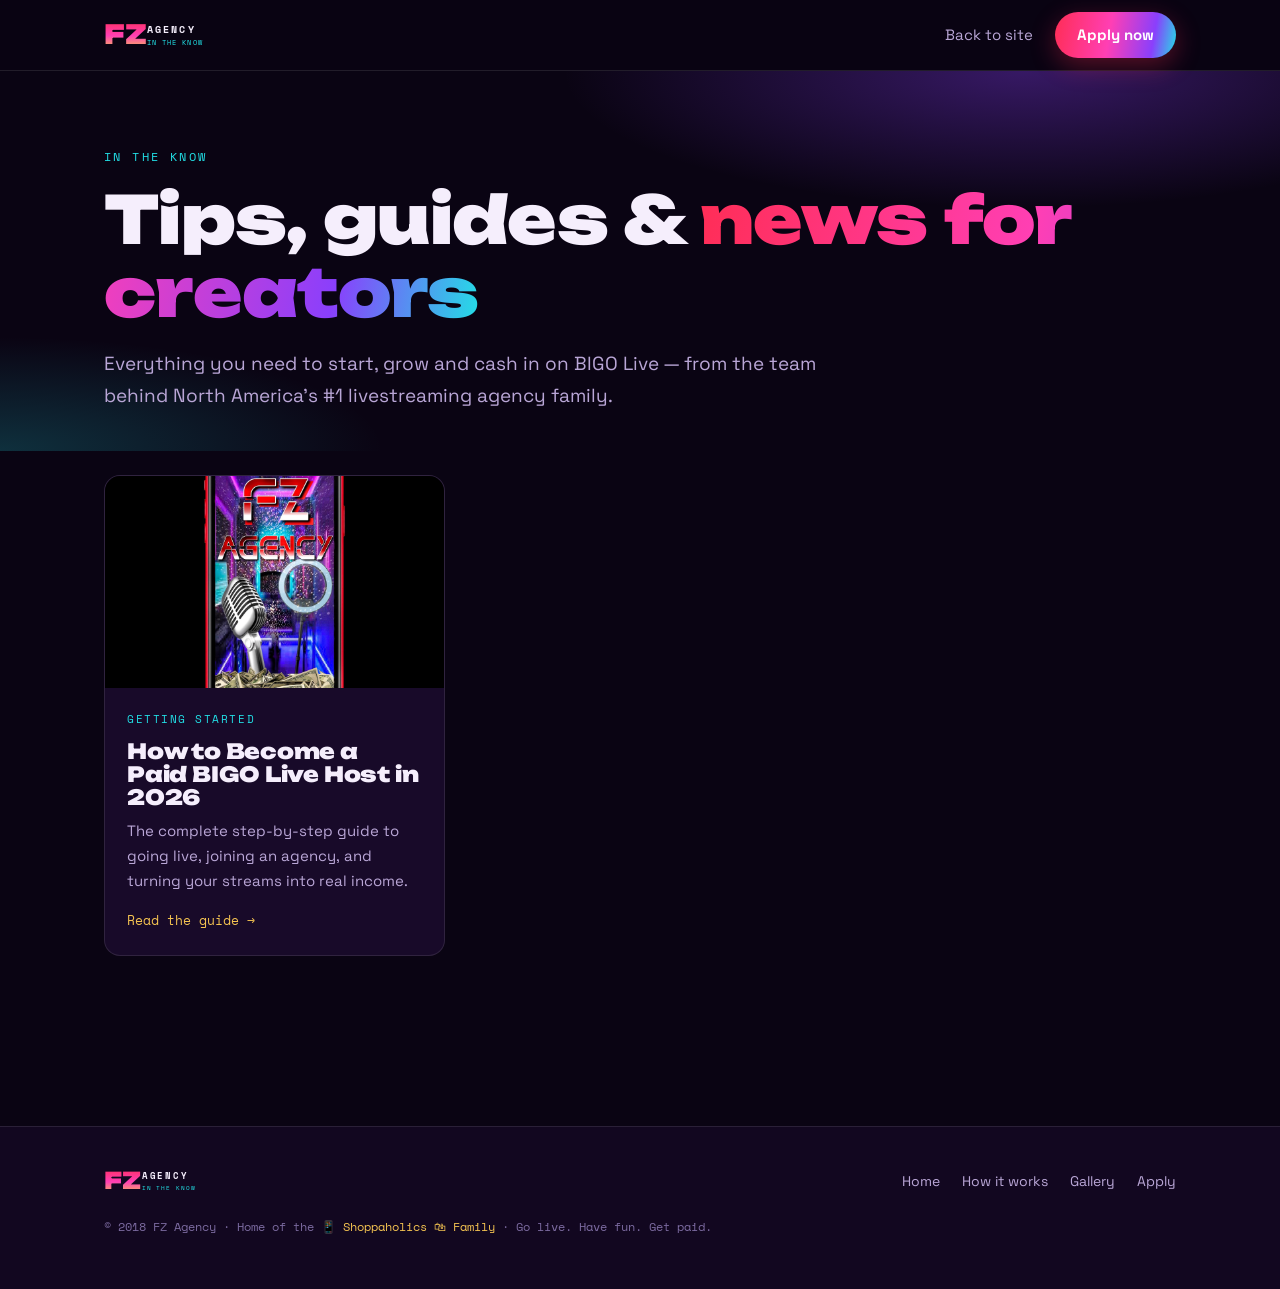
<file: in-the-know/index.html>
<!DOCTYPE html>
<html lang="en">
<head>
<meta charset="UTF-8">
<meta name="viewport" content="width=device-width, initial-scale=1.0">
<title>In The Know — FZ Agency | BIGO Live Broadcasting Tips &amp; Agency News</title>
<meta name="description" content="In The Know is FZ Agency's hub for BIGO Live broadcasters — how to get started, grow your streams, and earn more with North America's #1 livestreaming agency family.">
<link rel="canonical" href="https://fashzip.com/in-the-know/">
<meta property="og:title" content="In The Know — FZ Agency">
<meta property="og:description" content="Tips, guides and news for BIGO Live broadcasters from FZ Agency, North America's #1 livestreaming agency family.">
<meta property="og:type" content="website">
<meta property="og:url" content="https://fashzip.com/in-the-know/">
<meta property="og:image" content="https://fashzip.com/assets/img/hero-phone.jpg">
<link rel="preconnect" href="https://fonts.googleapis.com">
<link rel="preconnect" href="https://fonts.gstatic.com" crossorigin>
<link href="https://fonts.googleapis.com/css2?family=Unbounded:wght@700;900&family=Space+Grotesk:wght@400;500;700&family=Space+Mono:wght@400;700&display=swap" rel="stylesheet">
<link rel="stylesheet" href="../assets/css/blog.css">
</head>
<body>

<header class="site-head">
  <div class="wrap inner">
    <a href="../" class="brand" aria-label="FZ Agency home">
      <svg viewBox="0 0 210 46" role="img" aria-label="FZ Agency">
        <defs><linearGradient id="lg" x1="0" y1="0" x2="0" y2="1"><stop offset="0" stop-color="#ff2d55"/><stop offset=".55" stop-color="#ff3fb4"/><stop offset="1" stop-color="#f5c451"/></linearGradient></defs>
        <text x="0" y="36" font-family="Unbounded,sans-serif" font-weight="900" font-size="38" fill="url(#lg)">FZ</text>
        <text x="62" y="20" font-family="Space Mono,monospace" font-weight="700" font-size="15" letter-spacing="3" fill="#f5eefc">AGENCY</text>
        <text x="62" y="38" font-family="Space Mono,monospace" font-size="10.5" letter-spacing="1.5" fill="#22e0e6">IN THE KNOW</text>
      </svg>
    </a>
    <div class="head-actions">
      <a class="link" href="../">Back to site</a>
      <a class="btn" href="../index.html#apply">Apply now</a>
    </div>
  </div>
</header>

<section class="hub-hero">
  <div class="wrap">
    <span class="eyebrow">In The Know</span>
    <h1>Tips, guides &amp; <span class="grad-text">news for creators</span></h1>
    <p>Everything you need to start, grow and cash in on BIGO Live — from the team behind North America's #1 livestreaming agency family.</p>
  </div>
</section>

<main class="wrap">
  <!-- ============ ARTICLE CARDS ============ -->
  <!-- TO ADD A NEW ARTICLE: copy one <a class="card"> block below, point href to your new
       article file, and update the tag, title, blurb and read-time. -->
  <div class="cards">

    <a class="card" href="how-to-become-a-bigo-live-host.html">
      <div class="thumb"><img src="../assets/img/hero-phone.jpg" alt="Become a paid BIGO Live host"></div>
      <div class="body">
        <span class="tag">Getting started</span>
        <h2>How to Become a Paid BIGO Live Host in 2026</h2>
        <p>The complete step-by-step guide to going live, joining an agency, and turning your streams into real income.</p>
        <span class="read">Read the guide →</span>
      </div>
    </a>

    <!-- Example placeholder card — duplicate this block for each new AutoSEO article:
    <a class="card" href="your-new-article.html">
      <div class="thumb noimg"><span>FZ</span></div>
      <div class="body">
        <span class="tag">Category</span>
        <h2>Your Article Headline Here</h2>
        <p>A one- or two-sentence summary that makes people want to click.</p>
        <span class="read">Read more →</span>
      </div>
    </a>
    -->

  </div>
</main>

<footer class="site-foot">
  <div class="wrap inner">
    <a href="../" class="brand" aria-label="FZ Agency home">
      <svg viewBox="0 0 210 46" role="img" aria-label="FZ Agency" style="height:28px">
        <defs><linearGradient id="lg2" x1="0" y1="0" x2="0" y2="1"><stop offset="0" stop-color="#ff2d55"/><stop offset=".55" stop-color="#ff3fb4"/><stop offset="1" stop-color="#f5c451"/></linearGradient></defs>
        <text x="0" y="36" font-family="Unbounded,sans-serif" font-weight="900" font-size="38" fill="url(#lg2)">FZ</text>
        <text x="62" y="20" font-family="Space Mono,monospace" font-weight="700" font-size="15" letter-spacing="3" fill="#f5eefc">AGENCY</text>
        <text x="62" y="38" font-family="Space Mono,monospace" font-size="10.5" letter-spacing="1.5" fill="#22e0e6">IN THE KNOW</text>
      </svg>
    </a>
    <nav class="links">
      <a href="../">Home</a>
      <a href="../index.html#how">How it works</a>
      <a href="../index.html#gallery">Gallery</a>
      <a href="../index.html#apply">Apply</a>
    </nav>
  </div>
  <div class="wrap">
    <p class="copy">© 2018 FZ Agency · Home of the <span class="fam">📱 Shoppaholics 🛍 Family</span> · Go live. Have fun. Get paid.</p>
  </div>
</footer>

</body>
</html>
</file>
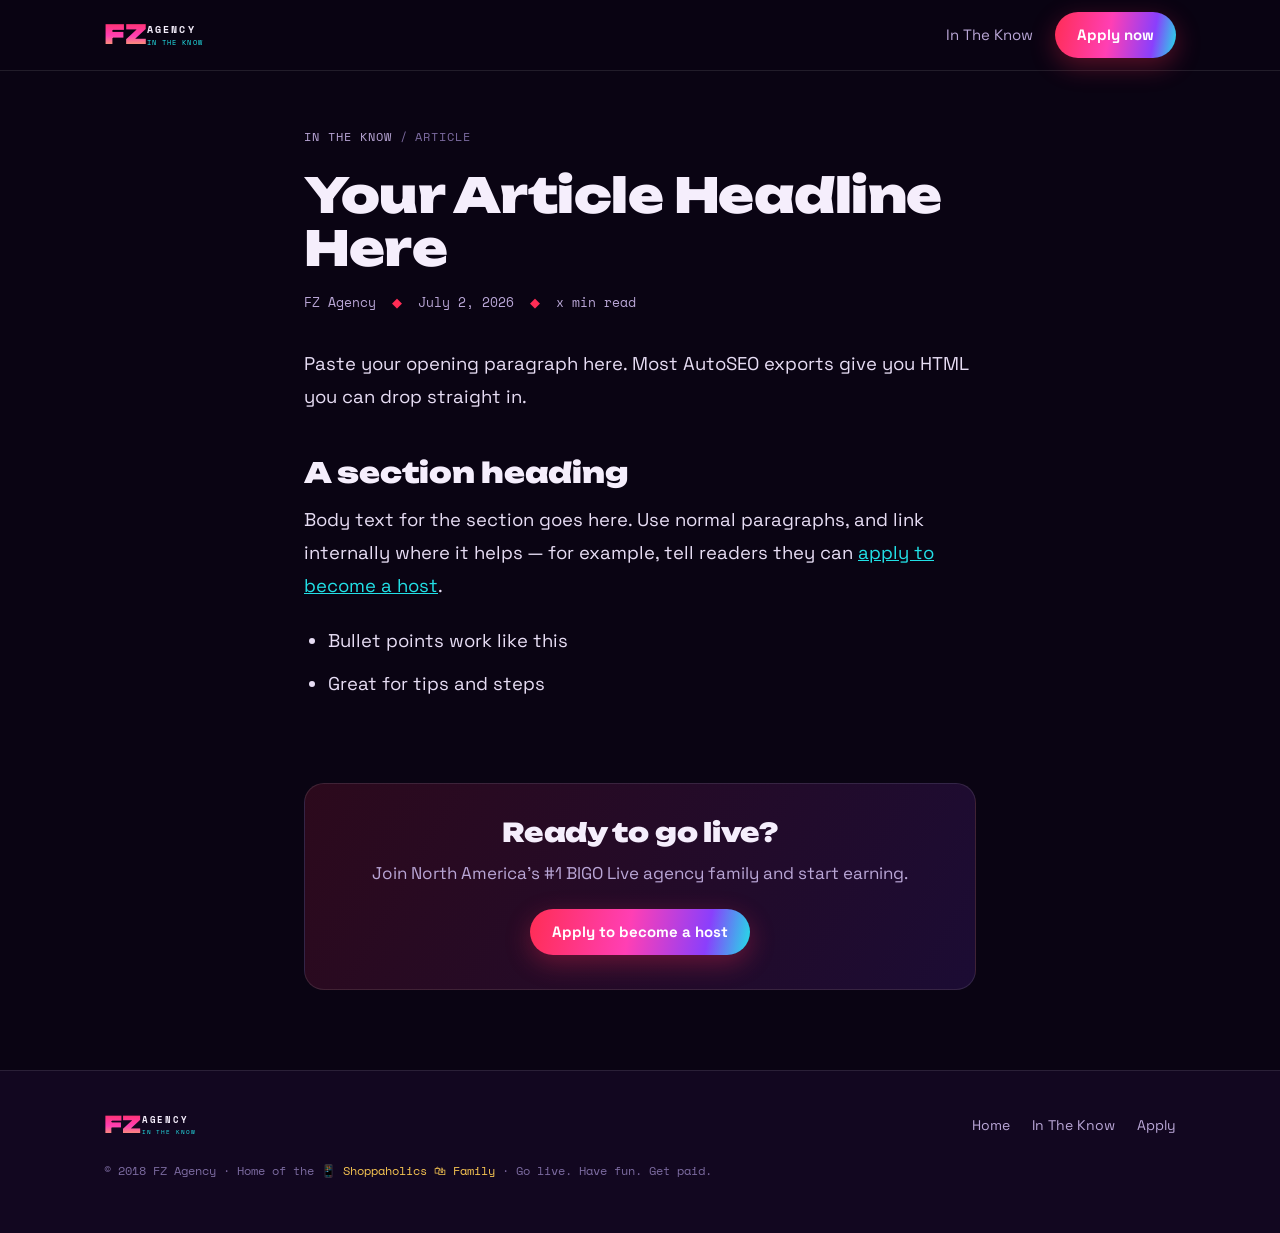
<file: in-the-know/article-template.html>
<!DOCTYPE html>
<html lang="en">
<head>
<meta charset="UTF-8">
<meta name="viewport" content="width=device-width, initial-scale=1.0">

<!-- ========================================================= -->
<!-- 1) EDIT THESE FOR EACH ARTICLE (this is what Google shows) -->
<!-- ========================================================= -->
<title>YOUR ARTICLE HEADLINE — FZ Agency</title>
<meta name="description" content="A 150-character summary of this article. Make it enticing and include your main keyword.">
<link rel="canonical" href="https://fashzip.com/in-the-know/YOUR-FILE-NAME.html">
<meta property="og:title" content="YOUR ARTICLE HEADLINE">
<meta property="og:description" content="Same summary as the description above.">
<meta property="og:type" content="article">
<meta property="og:url" content="https://fashzip.com/in-the-know/YOUR-FILE-NAME.html">
<meta property="og:image" content="https://fashzip.com/assets/img/hero-phone.jpg">
<meta name="twitter:card" content="summary_large_image">

<!-- Article schema for Google (edit headline + dates) -->
<script type="application/ld+json">
{
  "@context":"https://schema.org",
  "@type":"Article",
  "headline":"YOUR ARTICLE HEADLINE",
  "image":"https://fashzip.com/assets/img/hero-phone.jpg",
  "author":{"@type":"Organization","name":"FZ Agency"},
  "publisher":{"@type":"Organization","name":"FZ Agency"},
  "datePublished":"2026-07-02",
  "dateModified":"2026-07-02",
  "mainEntityOfPage":"https://fashzip.com/in-the-know/YOUR-FILE-NAME.html"
}
</script>
<!-- ========================================================= -->

<link rel="preconnect" href="https://fonts.googleapis.com">
<link rel="preconnect" href="https://fonts.gstatic.com" crossorigin>
<link href="https://fonts.googleapis.com/css2?family=Unbounded:wght@700;900&family=Space+Grotesk:wght@400;500;700&family=Space+Mono:wght@400;700&display=swap" rel="stylesheet">
<link rel="stylesheet" href="../assets/css/blog.css">
</head>
<body>

<header class="site-head">
  <div class="wrap inner">
    <a href="../" class="brand" aria-label="FZ Agency home">
      <svg viewBox="0 0 210 46" role="img" aria-label="FZ Agency">
        <defs><linearGradient id="lg" x1="0" y1="0" x2="0" y2="1"><stop offset="0" stop-color="#ff2d55"/><stop offset=".55" stop-color="#ff3fb4"/><stop offset="1" stop-color="#f5c451"/></linearGradient></defs>
        <text x="0" y="36" font-family="Unbounded,sans-serif" font-weight="900" font-size="38" fill="url(#lg)">FZ</text>
        <text x="62" y="20" font-family="Space Mono,monospace" font-weight="700" font-size="15" letter-spacing="3" fill="#f5eefc">AGENCY</text>
        <text x="62" y="38" font-family="Space Mono,monospace" font-size="10.5" letter-spacing="1.5" fill="#22e0e6">IN THE KNOW</text>
      </svg>
    </a>
    <div class="head-actions">
      <a class="link" href="index.html">In The Know</a>
      <a class="btn" href="../index.html#apply">Apply now</a>
    </div>
  </div>
</header>

<article class="article-wrap">
  <div class="crumb"><a href="index.html">In The Know</a> / Article</div>
  <div class="article-head">

    <!-- 2) EDIT THE HEADLINE AND DATE -->
    <h1>Your Article Headline Here</h1>
    <div class="article-meta">
      <span>FZ Agency</span><span class="dot">◆</span>
      <span>July 2, 2026</span><span class="dot">◆</span>
      <span>x min read</span>
    </div>
  </div>

  <!-- ========================================================= -->
  <!-- 3) PASTE YOUR AUTOSEO ARTICLE BODY BETWEEN THESE LINES.    -->
  <!--    Keep it as HTML: <h2> for section headings, <p> for     -->
  <!--    paragraphs, <ul><li> for lists. Delete this sample.     -->
  <!-- ========================================================= -->
  <div class="article-body">

    <p>Paste your opening paragraph here. Most AutoSEO exports give you HTML you can drop straight in.</p>

    <h2>A section heading</h2>
    <p>Body text for the section goes here. Use normal paragraphs, and link internally where it helps — for example, tell readers they can <a href="../index.html#apply">apply to become a host</a>.</p>

    <ul>
      <li>Bullet points work like this</li>
      <li>Great for tips and steps</li>
    </ul>

  </div>
  <!-- =============== END OF ARTICLE BODY ====================== -->
</article>

<!-- Call to action (leave this on every article to turn readers into applicants) -->
<div class="cta-box">
  <div class="cta-inner">
    <h3>Ready to go live?</h3>
    <p>Join North America's #1 BIGO Live agency family and start earning.</p>
    <a class="btn" href="../index.html#apply">Apply to become a host</a>
  </div>
</div>

<footer class="site-foot">
  <div class="wrap inner">
    <a href="../" class="brand" aria-label="FZ Agency home">
      <svg viewBox="0 0 210 46" role="img" aria-label="FZ Agency" style="height:28px">
        <defs><linearGradient id="lg2" x1="0" y1="0" x2="0" y2="1"><stop offset="0" stop-color="#ff2d55"/><stop offset=".55" stop-color="#ff3fb4"/><stop offset="1" stop-color="#f5c451"/></linearGradient></defs>
        <text x="0" y="36" font-family="Unbounded,sans-serif" font-weight="900" font-size="38" fill="url(#lg2)">FZ</text>
        <text x="62" y="20" font-family="Space Mono,monospace" font-weight="700" font-size="15" letter-spacing="3" fill="#f5eefc">AGENCY</text>
        <text x="62" y="38" font-family="Space Mono,monospace" font-size="10.5" letter-spacing="1.5" fill="#22e0e6">IN THE KNOW</text>
      </svg>
    </a>
    <nav class="links">
      <a href="../">Home</a>
      <a href="index.html">In The Know</a>
      <a href="../index.html#apply">Apply</a>
    </nav>
  </div>
  <div class="wrap">
    <p class="copy">© 2018 FZ Agency · Home of the <span class="fam">📱 Shoppaholics 🛍 Family</span> · Go live. Have fun. Get paid.</p>
  </div>
</footer>

</body>
</html>
</file>
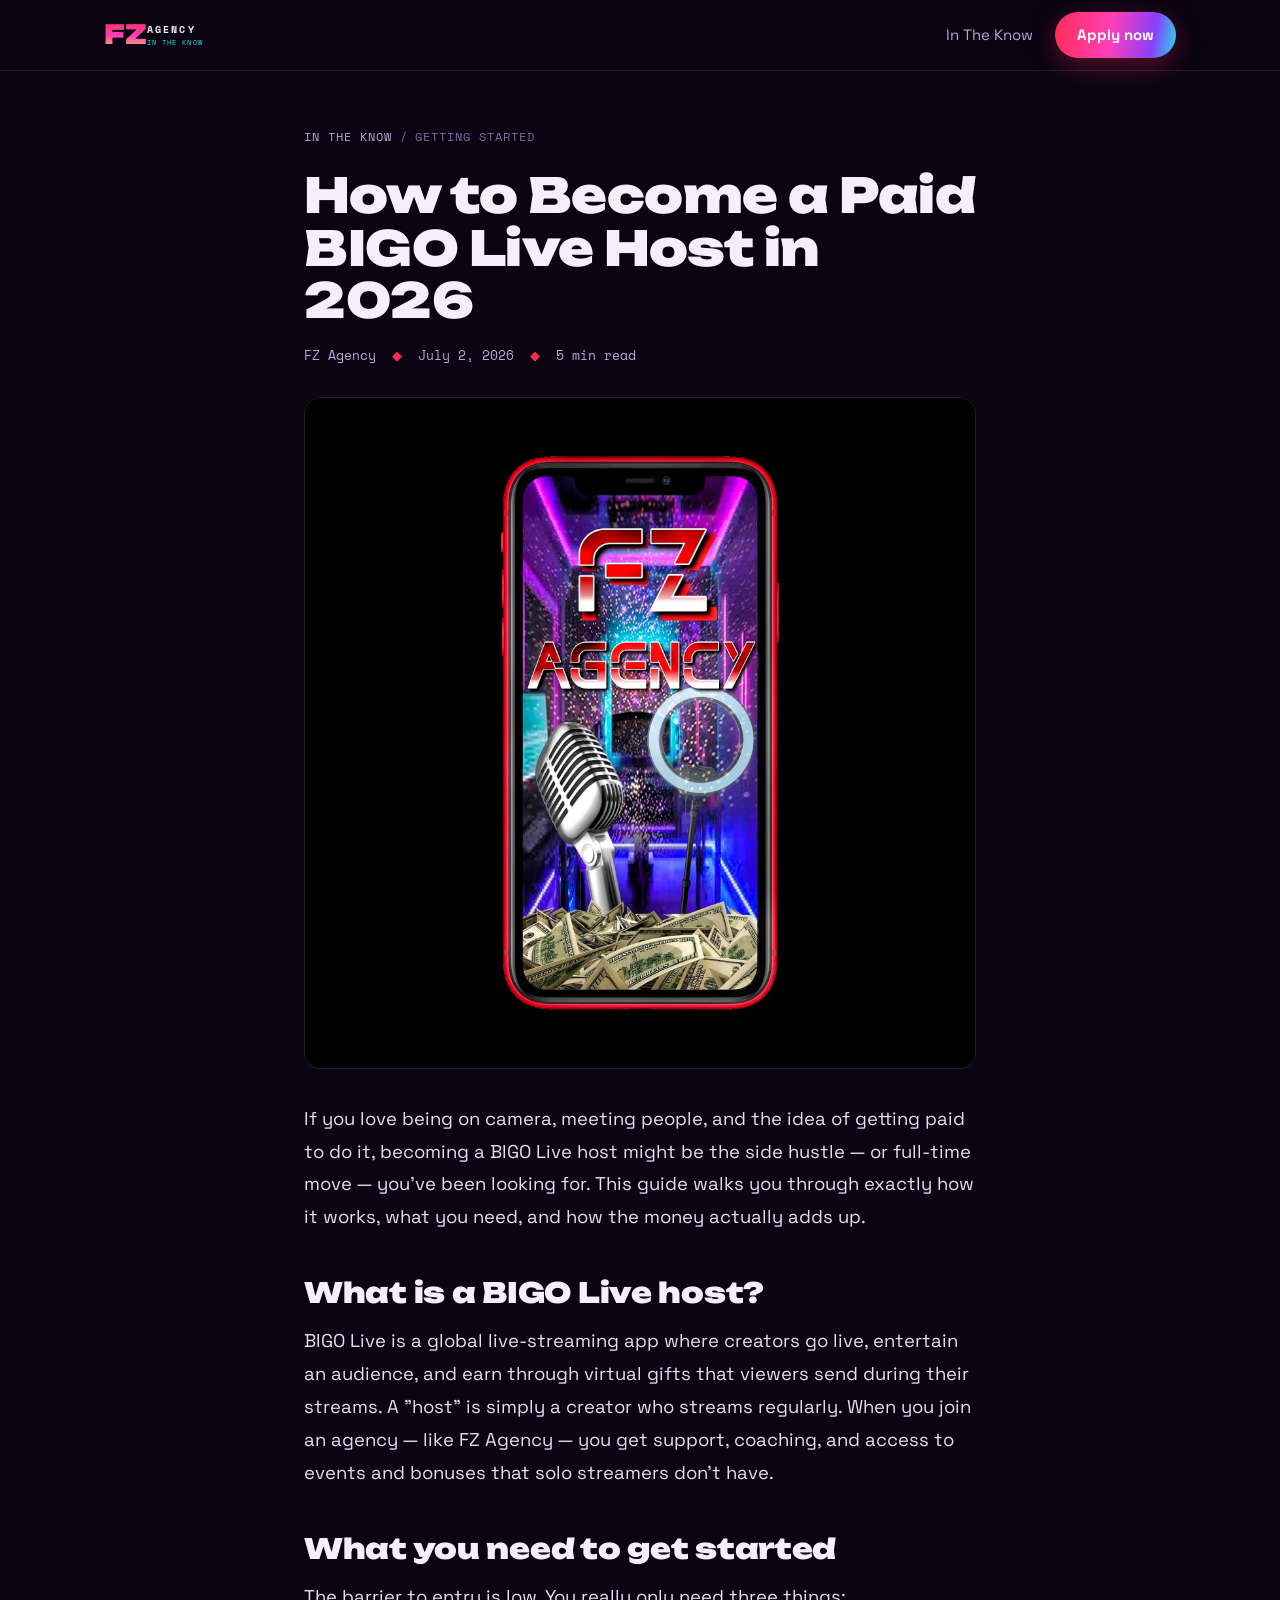
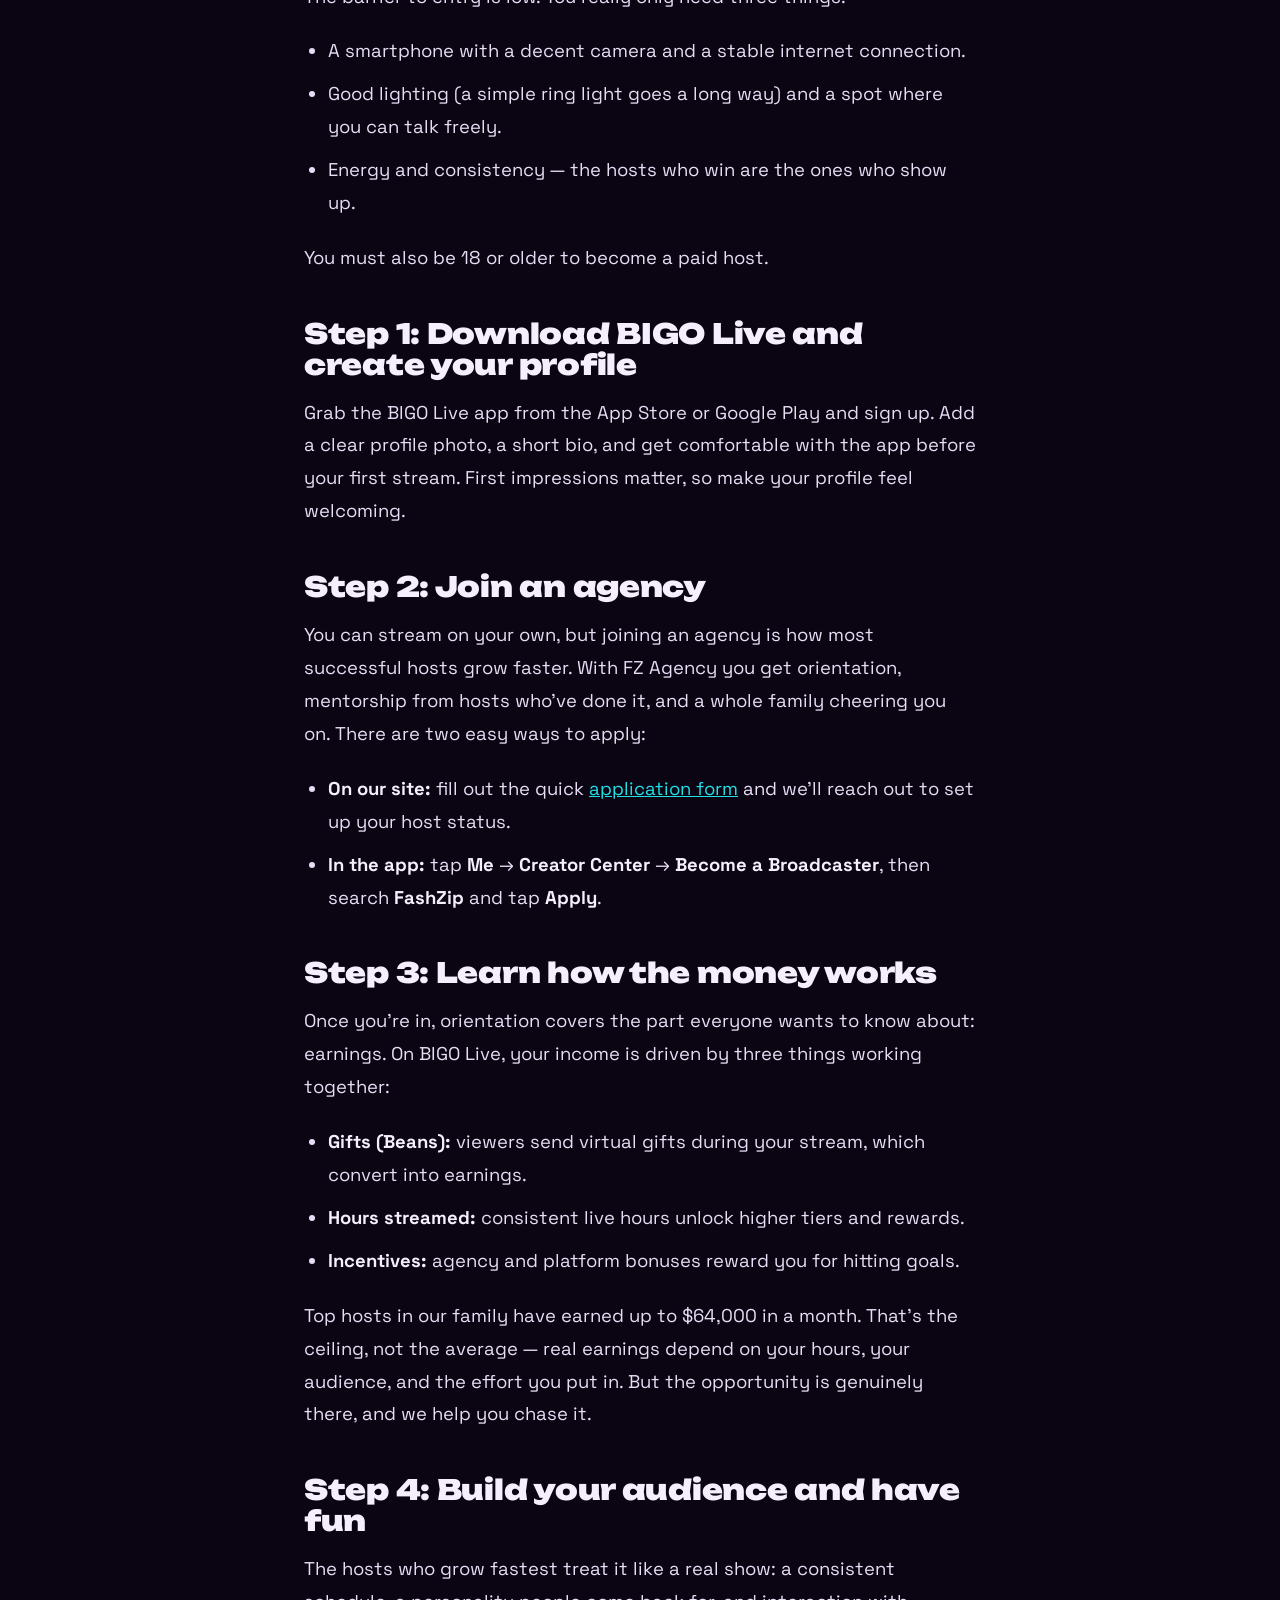
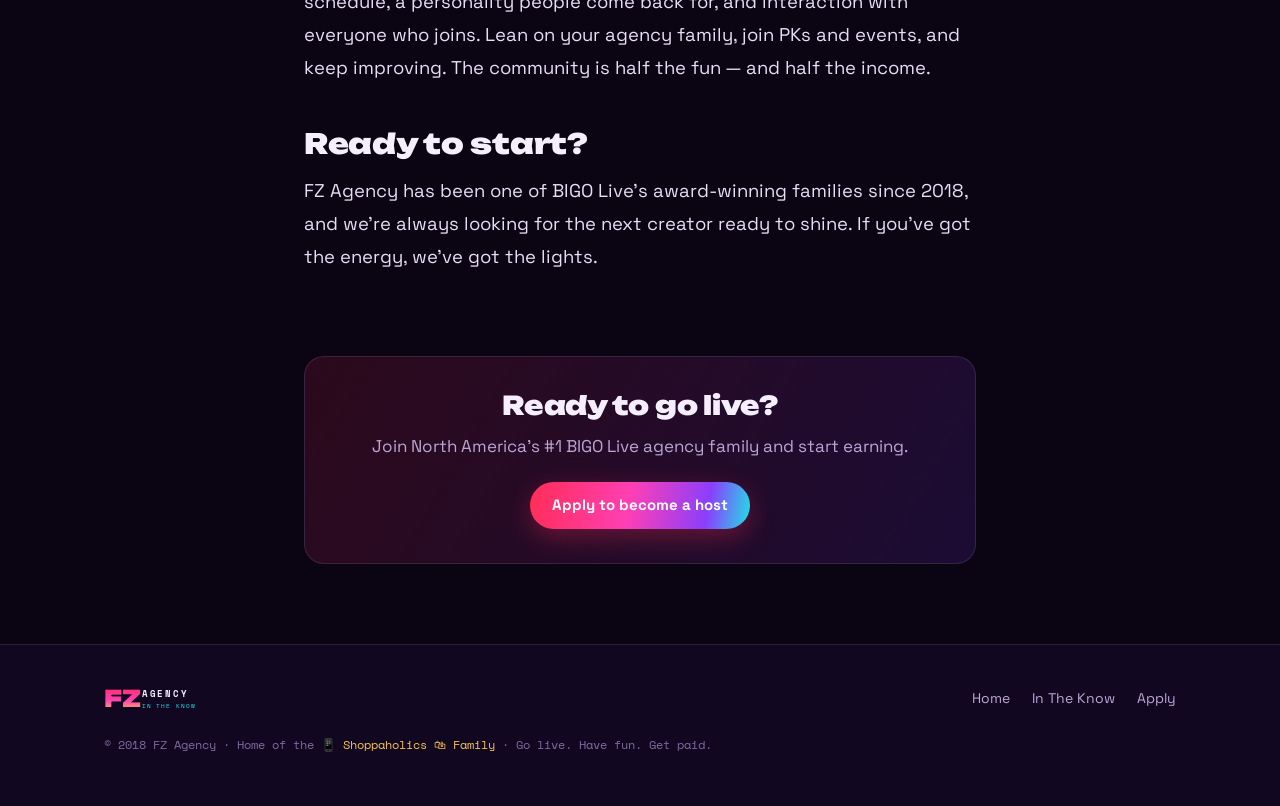
<file: in-the-know/how-to-become-a-bigo-live-host.html>
<!DOCTYPE html>
<html lang="en">
<head>
<meta charset="UTF-8">
<meta name="viewport" content="width=device-width, initial-scale=1.0">
<title>How to Become a Paid BIGO Live Host in 2026 — FZ Agency</title>
<meta name="description" content="A step-by-step guide to becoming a paid BIGO Live host: download the app, set up your profile, join an agency, and start earning from gifts, hours and incentives.">
<link rel="canonical" href="https://fashzip.com/in-the-know/how-to-become-a-bigo-live-host.html">
<meta property="og:title" content="How to Become a Paid BIGO Live Host in 2026">
<meta property="og:description" content="Everything you need to start streaming and earning on BIGO Live with FZ Agency.">
<meta property="og:type" content="article">
<meta property="og:url" content="https://fashzip.com/in-the-know/how-to-become-a-bigo-live-host.html">
<meta property="og:image" content="https://fashzip.com/assets/img/hero-phone.jpg">
<meta name="twitter:card" content="summary_large_image">
<script type="application/ld+json">
{
  "@context":"https://schema.org",
  "@type":"Article",
  "headline":"How to Become a Paid BIGO Live Host in 2026",
  "image":"https://fashzip.com/assets/img/hero-phone.jpg",
  "author":{"@type":"Organization","name":"FZ Agency"},
  "publisher":{"@type":"Organization","name":"FZ Agency"},
  "datePublished":"2026-07-02",
  "dateModified":"2026-07-02",
  "mainEntityOfPage":"https://fashzip.com/in-the-know/how-to-become-a-bigo-live-host.html"
}
</script>
<link rel="preconnect" href="https://fonts.googleapis.com">
<link rel="preconnect" href="https://fonts.gstatic.com" crossorigin>
<link href="https://fonts.googleapis.com/css2?family=Unbounded:wght@700;900&family=Space+Grotesk:wght@400;500;700&family=Space+Mono:wght@400;700&display=swap" rel="stylesheet">
<link rel="stylesheet" href="../assets/css/blog.css">
</head>
<body>

<header class="site-head">
  <div class="wrap inner">
    <a href="../" class="brand" aria-label="FZ Agency home">
      <svg viewBox="0 0 210 46" role="img" aria-label="FZ Agency">
        <defs><linearGradient id="lg" x1="0" y1="0" x2="0" y2="1"><stop offset="0" stop-color="#ff2d55"/><stop offset=".55" stop-color="#ff3fb4"/><stop offset="1" stop-color="#f5c451"/></linearGradient></defs>
        <text x="0" y="36" font-family="Unbounded,sans-serif" font-weight="900" font-size="38" fill="url(#lg)">FZ</text>
        <text x="62" y="20" font-family="Space Mono,monospace" font-weight="700" font-size="15" letter-spacing="3" fill="#f5eefc">AGENCY</text>
        <text x="62" y="38" font-family="Space Mono,monospace" font-size="10.5" letter-spacing="1.5" fill="#22e0e6">IN THE KNOW</text>
      </svg>
    </a>
    <div class="head-actions">
      <a class="link" href="index.html">In The Know</a>
      <a class="btn" href="../index.html#apply">Apply now</a>
    </div>
  </div>
</header>

<article class="article-wrap">
  <div class="crumb"><a href="index.html">In The Know</a> / Getting started</div>
  <div class="article-head">
    <h1>How to Become a Paid BIGO Live Host in 2026</h1>
    <div class="article-meta">
      <span>FZ Agency</span><span class="dot">◆</span>
      <span>July 2, 2026</span><span class="dot">◆</span>
      <span>5 min read</span>
    </div>
  </div>
  <div class="article-hero"><img src="../assets/img/hero-phone.jpg" alt="Go live and get paid on BIGO Live with FZ Agency"></div>

  <div class="article-body">
    <p>If you love being on camera, meeting people, and the idea of getting paid to do it, becoming a BIGO Live host might be the side hustle — or full-time move — you've been looking for. This guide walks you through exactly how it works, what you need, and how the money actually adds up.</p>

    <h2>What is a BIGO Live host?</h2>
    <p>BIGO Live is a global live-streaming app where creators go live, entertain an audience, and earn through virtual gifts that viewers send during their streams. A "host" is simply a creator who streams regularly. When you join an agency — like FZ Agency — you get support, coaching, and access to events and bonuses that solo streamers don't have.</p>

    <h2>What you need to get started</h2>
    <p>The barrier to entry is low. You really only need three things:</p>
    <ul>
      <li>A smartphone with a decent camera and a stable internet connection.</li>
      <li>Good lighting (a simple ring light goes a long way) and a spot where you can talk freely.</li>
      <li>Energy and consistency — the hosts who win are the ones who show up.</li>
    </ul>
    <p>You must also be 18 or older to become a paid host.</p>

    <h2>Step 1: Download BIGO Live and create your profile</h2>
    <p>Grab the BIGO Live app from the App Store or Google Play and sign up. Add a clear profile photo, a short bio, and get comfortable with the app before your first stream. First impressions matter, so make your profile feel welcoming.</p>

    <h2>Step 2: Join an agency</h2>
    <p>You can stream on your own, but joining an agency is how most successful hosts grow faster. With FZ Agency you get orientation, mentorship from hosts who've done it, and a whole family cheering you on. There are two easy ways to apply:</p>
    <ul>
      <li><strong>On our site:</strong> fill out the quick <a href="../index.html#apply">application form</a> and we'll reach out to set up your host status.</li>
      <li><strong>In the app:</strong> tap <strong>Me</strong> → <strong>Creator Center</strong> → <strong>Become a Broadcaster</strong>, then search <strong>FashZip</strong> and tap <strong>Apply</strong>.</li>
    </ul>

    <h2>Step 3: Learn how the money works</h2>
    <p>Once you're in, orientation covers the part everyone wants to know about: earnings. On BIGO Live, your income is driven by three things working together:</p>
    <ul>
      <li><strong>Gifts (Beans):</strong> viewers send virtual gifts during your stream, which convert into earnings.</li>
      <li><strong>Hours streamed:</strong> consistent live hours unlock higher tiers and rewards.</li>
      <li><strong>Incentives:</strong> agency and platform bonuses reward you for hitting goals.</li>
    </ul>
    <p>Top hosts in our family have earned up to $64,000 in a month. That's the ceiling, not the average — real earnings depend on your hours, your audience, and the effort you put in. But the opportunity is genuinely there, and we help you chase it.</p>

    <h2>Step 4: Build your audience and have fun</h2>
    <p>The hosts who grow fastest treat it like a real show: a consistent schedule, a personality people come back for, and interaction with everyone who joins. Lean on your agency family, join PKs and events, and keep improving. The community is half the fun — and half the income.</p>

    <h2>Ready to start?</h2>
    <p>FZ Agency has been one of BIGO Live's award-winning families since 2018, and we're always looking for the next creator ready to shine. If you've got the energy, we've got the lights.</p>
  </div>
</article>

<div class="cta-box">
  <div class="cta-inner">
    <h3>Ready to go live?</h3>
    <p>Join North America's #1 BIGO Live agency family and start earning.</p>
    <a class="btn" href="../index.html#apply">Apply to become a host</a>
  </div>
</div>

<footer class="site-foot">
  <div class="wrap inner">
    <a href="../" class="brand" aria-label="FZ Agency home">
      <svg viewBox="0 0 210 46" role="img" aria-label="FZ Agency" style="height:28px">
        <defs><linearGradient id="lg2" x1="0" y1="0" x2="0" y2="1"><stop offset="0" stop-color="#ff2d55"/><stop offset=".55" stop-color="#ff3fb4"/><stop offset="1" stop-color="#f5c451"/></linearGradient></defs>
        <text x="0" y="36" font-family="Unbounded,sans-serif" font-weight="900" font-size="38" fill="url(#lg2)">FZ</text>
        <text x="62" y="20" font-family="Space Mono,monospace" font-weight="700" font-size="15" letter-spacing="3" fill="#f5eefc">AGENCY</text>
        <text x="62" y="38" font-family="Space Mono,monospace" font-size="10.5" letter-spacing="1.5" fill="#22e0e6">IN THE KNOW</text>
      </svg>
    </a>
    <nav class="links">
      <a href="../">Home</a>
      <a href="index.html">In The Know</a>
      <a href="../index.html#apply">Apply</a>
    </nav>
  </div>
  <div class="wrap">
    <p class="copy">© 2018 FZ Agency · Home of the <span class="fam">📱 Shoppaholics 🛍 Family</span> · Go live. Have fun. Get paid.</p>
  </div>
</footer>

</body>
</html>
</file>
<file: assets/css/blog.css>
/* ===== FZ Agency — In The Know (blog) styles ===== */
:root{
  --ink:#0a0413; --ink-2:#120720; --surface:#180a29; --surface-2:#20103a;
  --red:#ff2d55; --magenta:#ff3fb4; --cyan:#22e0e6; --purple:#8a3ffc; --gold:#f5c451;
  --text:#f5eefc; --read:#e7ddf4; --muted:#b9a6d6; --faint:#7c6ba0;
  --line:rgba(255,255,255,.10);
  --display:'Unbounded',system-ui,sans-serif; --body:'Space Grotesk',system-ui,sans-serif; --mono:'Space Mono',monospace;
  --grad:linear-gradient(100deg,var(--red),var(--magenta) 45%,var(--purple) 80%,var(--cyan));
  --wrap:1120px; --read-wrap:720px; --radius:16px;
}
*{box-sizing:border-box}
html{scroll-behavior:smooth}
body{margin:0;background:var(--ink);color:var(--text);font-family:var(--body);font-size:17px;line-height:1.65;-webkit-font-smoothing:antialiased}
a{color:var(--cyan);text-decoration:none}
a:hover{text-decoration:underline}
img{max-width:100%;display:block}
h1,h2,h3{font-family:var(--display);font-weight:900;line-height:1.1;letter-spacing:-.01em;margin:0}
.wrap{max-width:var(--wrap);margin:0 auto;padding:0 24px}
.eyebrow{font-family:var(--mono);text-transform:uppercase;letter-spacing:.2em;font-size:12px;color:var(--cyan)}
.grad-text{background:var(--grad);-webkit-background-clip:text;background-clip:text;color:transparent}

/* header */
.site-head{position:sticky;top:0;z-index:40;background:rgba(10,4,19,.82);backdrop-filter:blur(14px);border-bottom:1px solid var(--line)}
.site-head .inner{display:flex;align-items:center;justify-content:space-between;height:70px}
.brand svg{height:32px;width:auto;display:block}
.head-actions{display:flex;align-items:center;gap:22px}
.head-actions a.link{font-size:15px;color:var(--muted)}
.head-actions a.link:hover{color:var(--text);text-decoration:none}
.btn{display:inline-flex;align-items:center;gap:.5em;font-family:var(--body);font-weight:700;font-size:15px;padding:11px 22px;border-radius:100px;border:0;cursor:pointer;color:#fff;background:var(--grad);box-shadow:0 8px 26px rgba(255,45,85,.32);transition:transform .18s}
.btn:hover{transform:translateY(-2px);text-decoration:none}

/* hub hero */
.hub-hero{padding:70px 0 40px;position:relative;overflow:hidden}
.hub-hero::before{content:"";position:absolute;inset:0;z-index:0;background:radial-gradient(60% 60% at 80% 0%,rgba(138,63,252,.35),transparent 60%),radial-gradient(50% 50% at 0% 100%,rgba(34,224,230,.20),transparent 60%)}
.hub-hero .wrap{position:relative;z-index:1}
.hub-hero h1{font-size:clamp(38px,6vw,66px);margin:14px 0 0}
.hub-hero p{color:var(--muted);font-size:19px;max-width:60ch;margin:20px 0 0}

/* article cards */
.cards{display:grid;grid-template-columns:repeat(3,1fr);gap:24px;padding:24px 0 90px}
.card{display:flex;flex-direction:column;background:var(--surface);border:1px solid var(--line);border-radius:var(--radius);overflow:hidden;transition:transform .2s,border-color .2s}
.card:hover{transform:translateY(-5px);border-color:var(--magenta);text-decoration:none}
.card .thumb{aspect-ratio:16/10;background:linear-gradient(135deg,var(--purple),var(--red));position:relative;overflow:hidden}
.card .thumb img{width:100%;height:100%;object-fit:cover}
.card .thumb.noimg{display:grid;place-items:center}
.card .thumb.noimg span{font-family:var(--display);font-weight:900;font-size:40px;color:rgba(255,255,255,.85)}
.card .body{padding:22px 22px 24px;flex:1;display:flex;flex-direction:column}
.card .tag{font-family:var(--mono);font-size:11px;letter-spacing:.14em;text-transform:uppercase;color:var(--cyan)}
.card h2{font-size:21px;margin:12px 0 10px;color:var(--text)}
.card p{color:var(--muted);font-size:15px;margin:0 0 16px;flex:1}
.card .read{font-family:var(--mono);font-size:13px;color:var(--gold);margin-top:auto}

/* article page */
.article-wrap{max-width:var(--read-wrap);margin:0 auto;padding:56px 24px 40px}
.crumb{font-family:var(--mono);font-size:12px;letter-spacing:.08em;text-transform:uppercase;color:var(--faint);margin-bottom:22px}
.crumb a{color:var(--muted)}
.article-head h1{font-size:clamp(30px,5vw,48px)}
.article-meta{font-family:var(--mono);font-size:13px;color:var(--muted);margin-top:18px;display:flex;gap:16px;flex-wrap:wrap;align-items:center}
.article-meta .dot{color:var(--red)}
.article-hero{margin:30px 0 0;border-radius:var(--radius);overflow:hidden;border:1px solid var(--line)}

/* article body typography (paste AutoSEO content inside .article-body) */
.article-body{font-size:18.5px;line-height:1.78;color:var(--read);margin-top:34px}
.article-body > *:first-child{margin-top:0}
.article-body p{margin:0 0 22px}
.article-body h2{font-family:var(--display);font-size:28px;margin:44px 0 16px;color:var(--text)}
.article-body h3{font-family:var(--display);font-size:22px;margin:34px 0 12px;color:var(--text)}
.article-body a{color:var(--cyan);text-decoration:underline}
.article-body ul,.article-body ol{margin:0 0 22px;padding-left:24px}
.article-body li{margin-bottom:10px}
.article-body img{border-radius:12px;margin:26px 0;border:1px solid var(--line)}
.article-body blockquote{margin:26px 0;padding:14px 22px;border-left:3px solid var(--magenta);background:var(--surface);border-radius:0 12px 12px 0;color:var(--text)}
.article-body strong{color:var(--text)}
.article-body hr{border:0;border-top:1px solid var(--line);margin:36px 0}

/* CTA box */
.cta-box{max-width:var(--read-wrap);margin:20px auto 0;padding:0 24px}
.cta-inner{background:linear-gradient(120deg,rgba(255,45,85,.14),rgba(138,63,252,.14));border:1px solid var(--line);border-radius:20px;padding:34px;text-align:center}
.cta-inner h3{font-size:26px}
.cta-inner p{color:var(--muted);margin:12px 0 22px}

/* footer */
.site-foot{border-top:1px solid var(--line);margin-top:80px;padding:40px 0;background:var(--ink-2)}
.site-foot .inner{display:flex;justify-content:space-between;align-items:center;gap:20px;flex-wrap:wrap}
.site-foot .links{display:flex;gap:22px;flex-wrap:wrap;font-size:14px}
.site-foot .links a{color:var(--muted)}
.site-foot .copy{font-family:var(--mono);font-size:12px;color:var(--faint);margin-top:22px}
.site-foot .copy .fam{color:var(--gold)}

@media(max-width:860px){
  .cards{grid-template-columns:1fr 1fr}
  .head-actions a.link{display:none}
}
@media(max-width:560px){
  .cards{grid-template-columns:1fr}
  body{font-size:16px}
}
@media(prefers-reduced-motion:reduce){*{animation:none!important;scroll-behavior:auto}}
</file>
